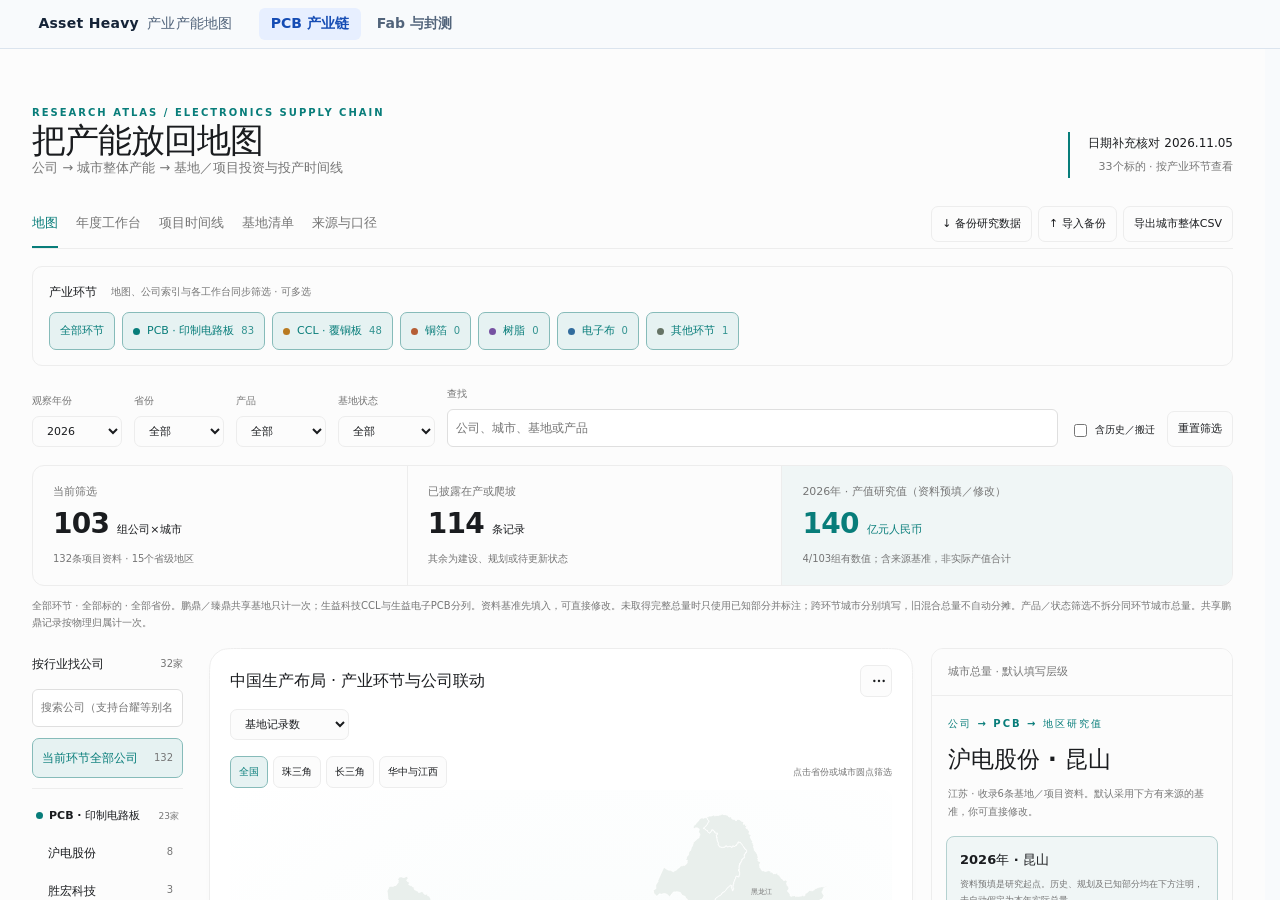
<file: index.html>
<!doctype html>
<html lang="zh-CN">
<head>
  <meta charset="utf-8">
  <meta name="viewport" content="width=device-width,initial-scale=1">
  <meta name="color-scheme" content="light dark">
  <title>Asset Heavy · 产业产能地图</title>
  <style>
    :root { color-scheme: light dark; --bg: #f8fafc; --ink: #152337; --muted: #52647b; --line: #dbe4ee; --active: #e7efff; --accent: #154cb4; }
    @media (prefers-color-scheme: dark) { :root { --bg: #121c2a; --ink: #eef4ff; --muted: #b8c6da; --line: #324156; --active: #213959; --accent: #a5c7ff; } }
    * { box-sizing: border-box; }
    body { margin: 0; height: 100vh; height: 100dvh; display: grid; grid-template-rows: auto minmax(0, 1fr); background: var(--bg); color: var(--ink); font: 14px system-ui, 'Microsoft YaHei', sans-serif; }
    header { display: flex; align-items: center; flex-wrap: wrap; gap: 8px 26px; padding: 8px clamp(12px, 3vw, 48px); border-bottom: 1px solid var(--line); }
    .brand { font-weight: 800; letter-spacing: .02em; }
    .brand span { margin-inline-start: 8px; color: var(--muted); font-weight: 500; }
    nav { display: flex; flex-wrap: wrap; gap: 4px; }
    nav a { padding: 7px 12px; border-radius: 6px; color: var(--muted); text-decoration: none; font-weight: 650; }
    nav a[aria-current] { background: var(--active); color: var(--accent); }
    nav a:hover { color: var(--accent); }
    :focus-visible { outline: 2px solid var(--accent); outline-offset: 2px; }
    main { min-height: 0; }
    iframe { width: 100%; height: 100%; display: block; border: 0; }
    iframe[hidden] { display: none; }
    @media (max-width: 460px) { header { gap: 4px 10px; } .brand span { display: none; } nav a { padding-inline: 8px; } }
  </style>
</head>
<body>
  <header>
    <div class="brand">Asset Heavy<span>产业产能地图</span></div>
    <nav aria-label="切换产业链"></nav>
  </header>
  <main id="chain-content">
    <noscript><p>请选择 <a href="pcb.html?view=1&amp;tab=dashboard">PCB 产业链</a> 或 <a href="fab.html">Fab 与封测</a>。</p></noscript>
  </main>
  <script type="module">
    const chains = [
      { id: 'pcb', label: 'PCB 产业链', page: 'pcb.html', forwardQuery: true },
      { id: 'fab', label: 'Fab 与封测', page: 'fab.html' },
    ];

    const nav = document.querySelector('nav');
    const content = document.querySelector('#chain-content');
    const frames = new Map();
    const links = new Map();

    function chainUrl(id) {
      const url = new URL(location.href);
      if (id === chains[0].id) url.searchParams.delete('chain');
      else url.searchParams.set('chain', id);
      return url;
    }

    function showChain() {
      const requested = new URLSearchParams(location.search).get('chain');
      const chain = chains.find(({ id }) => id === requested) ?? chains[0];
      const source = new URL(chain.page, location.href);
      if (chain.forwardQuery) {
        source.search = location.search;
        source.searchParams.delete('chain');
        if (!source.searchParams.has('view')) source.searchParams.set('view', '1');
        if (!source.searchParams.has('tab')) source.searchParams.set('tab', 'dashboard');
        source.hash = location.hash;
      }

      let frame = frames.get(chain.id);
      if (!frame) {
        frame = document.createElement('iframe');
        frame.title = chain.label;
        content.append(frame);
        frames.set(chain.id, frame);
      }
      if (frame.src !== source.href) frame.src = source.href;
      for (const [id, element] of frames) element.hidden = id !== chain.id;
      for (const [id, link] of links) {
        link.href = chainUrl(id);
        if (id === chain.id) link.setAttribute('aria-current', 'page');
        else link.removeAttribute('aria-current');
      }
    }

    for (const { id, label } of chains) {
      const link = document.createElement('a');
      link.textContent = label;
      link.addEventListener('click', (event) => {
        if (event.button !== 0 || event.metaKey || event.ctrlKey || event.shiftKey || event.altKey) return;
        event.preventDefault();
        if (link.hasAttribute('aria-current')) return;
        history.pushState(null, '', chainUrl(id));
        showChain();
      });
      links.set(id, link);
      nav.append(link);
    }
    addEventListener('popstate', showChain);
    showChain();
  </script>
</body>
</html>
</file>
